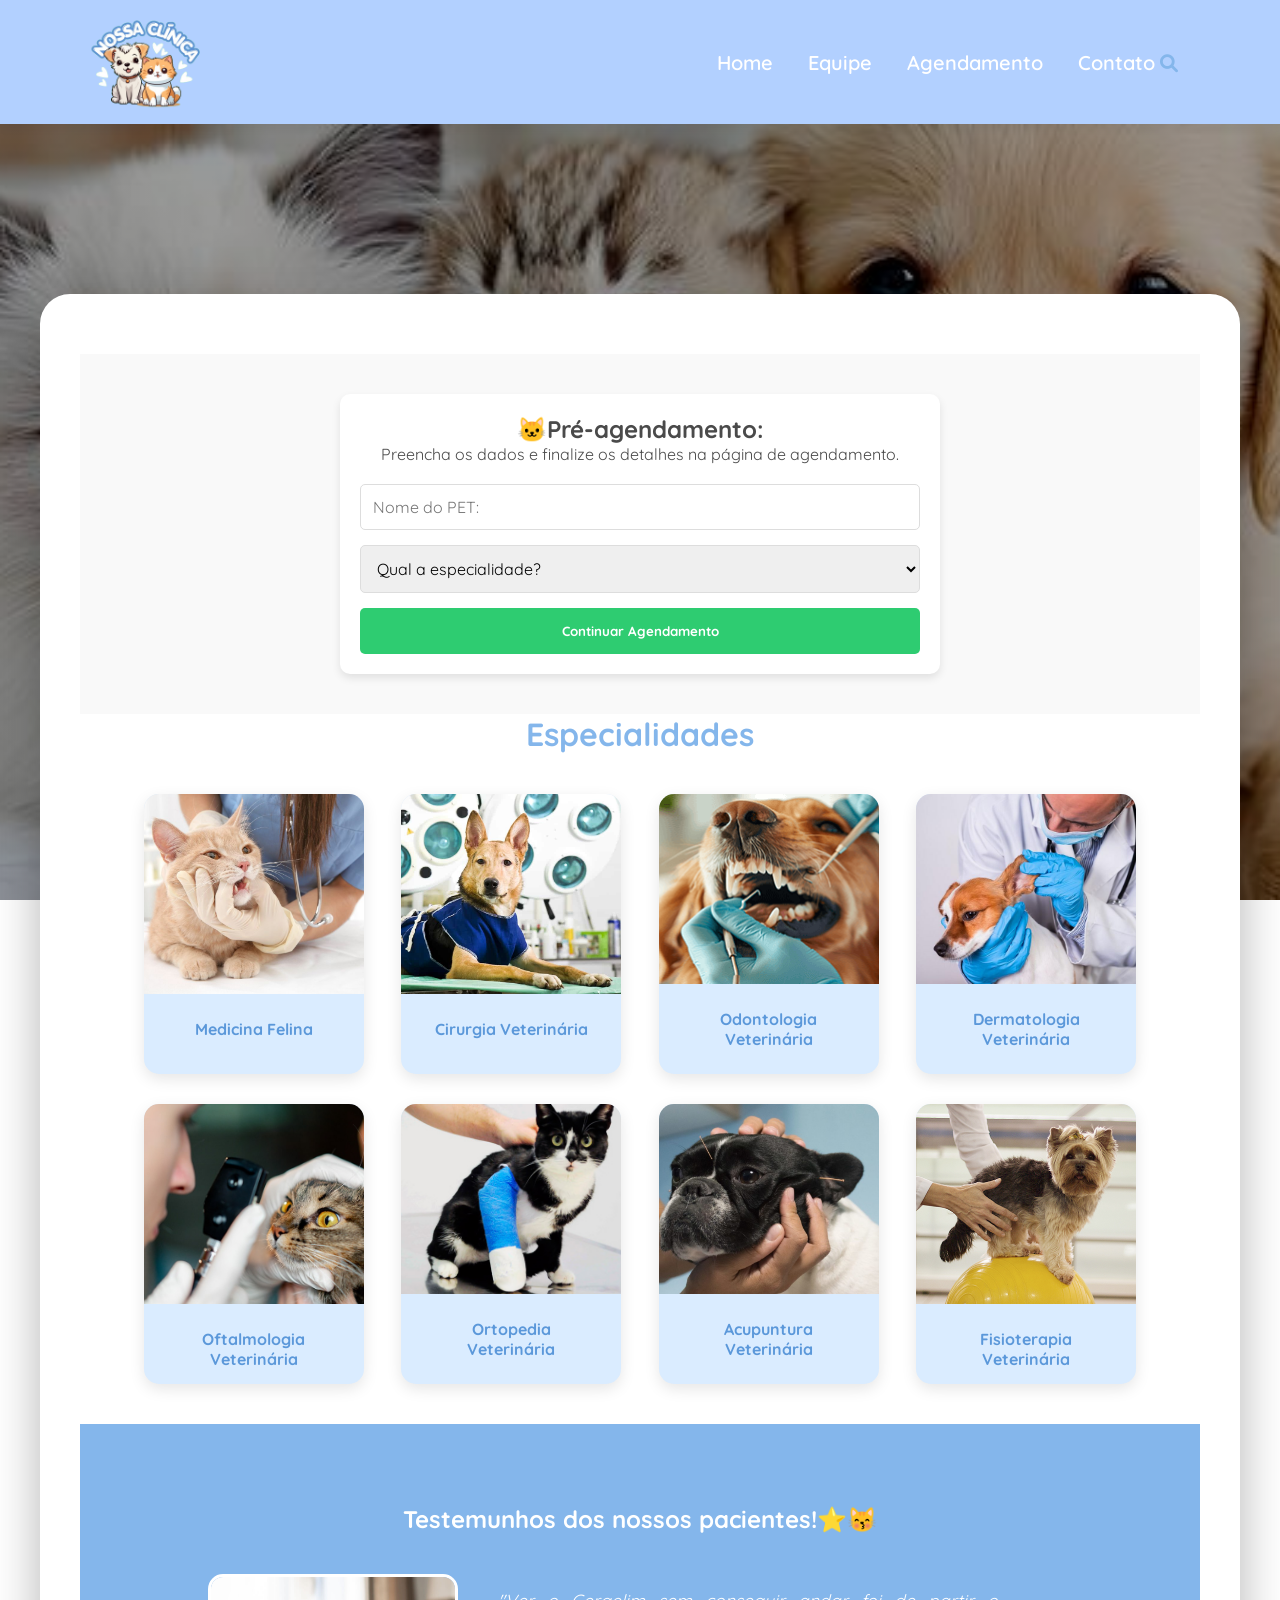
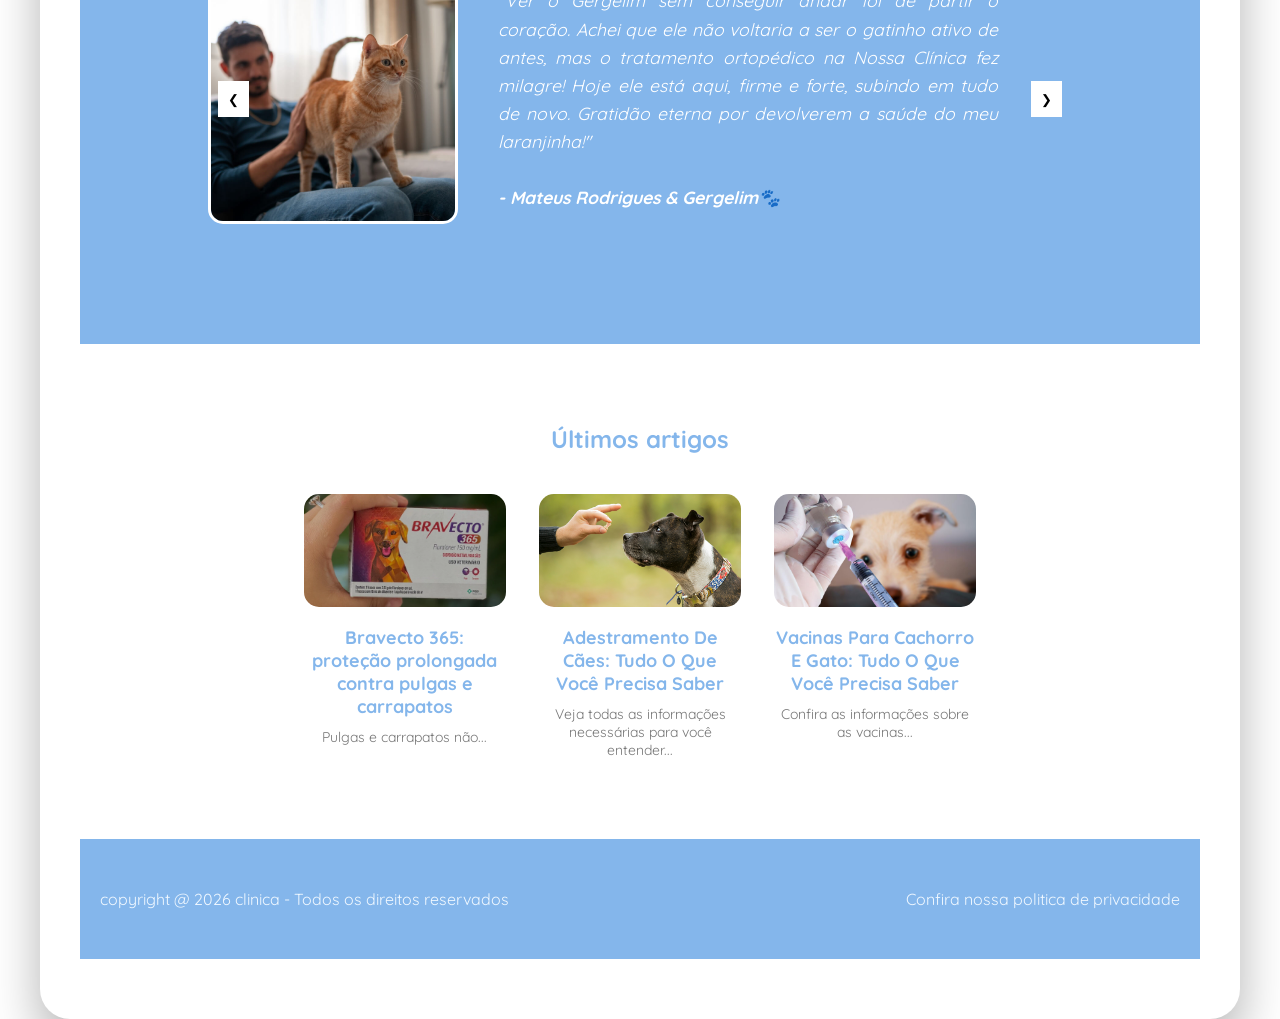
<file: index.html>
<!DOCTYPE html>
<html lang="pt-br">
<head>
<meta charset="UTF-8">

<link rel="stylesheet" href="https://cdnjs.cloudflare.com/ajax/libs/font-awesome/6.0.0/css/all.min.css">

<meta name="viewport" content="width=device-width, initial-scale=1.0">

<title>Nossa Clínica - Hospital Veterinário</title>
<link rel="icon" href="img/favicon.png" type="image/png">
<link rel="preconnect" href="https://fonts.googleapis.com">
<link rel="preconnect" href="https://fonts.gstatic.com" crossorigin>
<link href="https://fonts.googleapis.com/css2?family=Quicksand:wght@300..700&display=swap" rel="stylesheet">
<link rel="stylesheet" href="style.css">
</head>

<body>

<header>
    <a href="index.html" class="logo">
        <img src="img/logopet2.png" alt="Logo BlueVet">
    </a>
    <nav>
        <a href="index.html">Home</a>
        <a href="equipe.html">Equipe</a>
        <a href="agendamento.html">Agendamento</a>
        <a href="contatos.html">Contato<i class="fa-solid fa-magnifying-glass"></i></a>
    </nav>
</header>


    <main class="bg_fixed_hero">
        <div class="container_sobreposto">

    <section class="pre_agendamento">




        <div class="form_container">
            <h2>🐱Pré-agendamento:</h2>
            <p>Preencha os dados e finalize os detalhes na página de agendamento.</p>
            <form action="agendamento.html">
                <input type="text" placeholder="Nome do PET:" required>
                <select required>
                    <option value="" disabled selected>Qual a especialidade?</option>
                    <option value="felina">Medicina Felina</option>
                    <option value="cirurgia">Cirurgia</option>
                    <option value="odonto">Odontologia</option>
                    <option value="dermato">Dermatologia</option>
                </select>
                <button type="submit">Continuar Agendamento</button>
            </form>
        </div>
    </section>

    <div class = "titulos">
    <h1>Especialidades</h1>
    </div>
    
    <section class="especialidades">
    
    <div class="card">
        <img src="img/medfel.jpg">
        <p>Medicina Felina</p>
    </div>

    <div class="card">
        <img src="img/cirvet.jpg">
        <p>Cirurgia Veterinária</p>
    </div>

    <div class="card">
        <img src="img/odtvet.png">
        <p>Odontologia Veterinária</p>
    </div>

    <div class="card">
        <img src="img/dermtvet.jpg">
        <p>Dermatologia Veterinária</p>
    </div>

    <div class="card">
        <img src="img/oftvet.jpg">
        <p>Oftalmologia Veterinária</p>
    </div>

    <div class="card">
        <img src="img/ortvet.jpg">
        <p>Ortopedia Veterinária</p>
    </div>

    <div class="card">
        <img src="img/acvet.jpg">
        <p>Acupuntura Veterinária</p>
    </div>

    <div class="card">
        <img src="img/fvet.jpg">
        <p>Fisioterapia Veterinária</p>
    </div>

</section>

<section class="testemunhos">

    <h1>Testemunhos dos nossos pacientes!⭐😽</h1>

    <div class="carousel">

        <div class="slides">

            <div class="slide">
                <img src="img/matcat.jpg">
                <p>
                    "Ver o Gergelim sem conseguir andar foi de partir o coração. Achei que ele não voltaria a ser o gatinho ativo de antes, mas o tratamento ortopédico na Nossa Clínica fez milagre! Hoje ele está aqui, firme e forte, subindo em tudo de novo. Gratidão eterna por devolverem a saúde do meu laranjinha!"
                    <br><br><strong>- Mateus Rodrigues & Gergelim🐾</strong>
                </p>
            </div>

            <div class="slide">
                <img src="img/mariado.png">
                <p>
                    "Confio o Jojo de olhos fechados à equipe. Desde o primeiro atendimento, percebi que aqui eles amam o que fazem. O cuidado técnico é impecável, mas o acolhimento humano (e canino!) é o que realmente faz a diferença. Agradecemos e recomendamos. 🙂"
                    <br><br><strong>- Maria dos Santos & Jojo🐾</strong>
                </p>
            </div>

            <div class="slide">
                <img src="img/thicat2.jpg">
                <p>
                    "O Minato é o meu melhor amigo de todo o mundo! Eu fico muito feliz quando ele está bem para brincar comigo de ninja. O pessoal da clínica cuida muito bem dele e ele nem chora quando vai lá. Nota mil!!! 😁😹"
                    <br><br><strong>- Thiago Gabriel & Minato🐾</strong>
                </p>
            </div>

        </div>

        <button class="prev">❮</button>
        <button class="next">❯</button>

    </div>

</section>

<section class="blogs">

    <h1>Últimos artigos</h1>

    <div class="blog_container">

        <div class="blog_card">
            <a href="bravecto.html"><img src="img/bravecto.jpg">
            <h3>Bravecto 365: proteção prolongada contra pulgas e carrapatos</h3>
            <p>Pulgas e carrapatos não...</p></a>
        </div>

        <div class="blog_card">
            <a href="adestramento.html"><img src="img/ades.png">
            <h3>Adestramento De Cães: Tudo O Que Você Precisa Saber</h3>
            <p>Veja todas as informações necessárias para você entender...</p></a>
        </div>

        <div class="blog_card">
            <a href="vacinas.html"><img src="img/vac.jpg">
            <h3>Vacinas Para Cachorro E Gato: Tudo O Que Você Precisa Saber</h3>
            <p>Confira as informações sobre as vacinas...</p></a>
        </div>

    </div>

</section>

    <div class="footer">
        <p>copyright @ 2026 clinica - Todos os direitos reservados</p>
        <a href="privacidade.html"> <p>Confira nossa politica de privacidade</p> </a>
    </div>

<script src="script.js"></script>

</body>
</html>
</file>
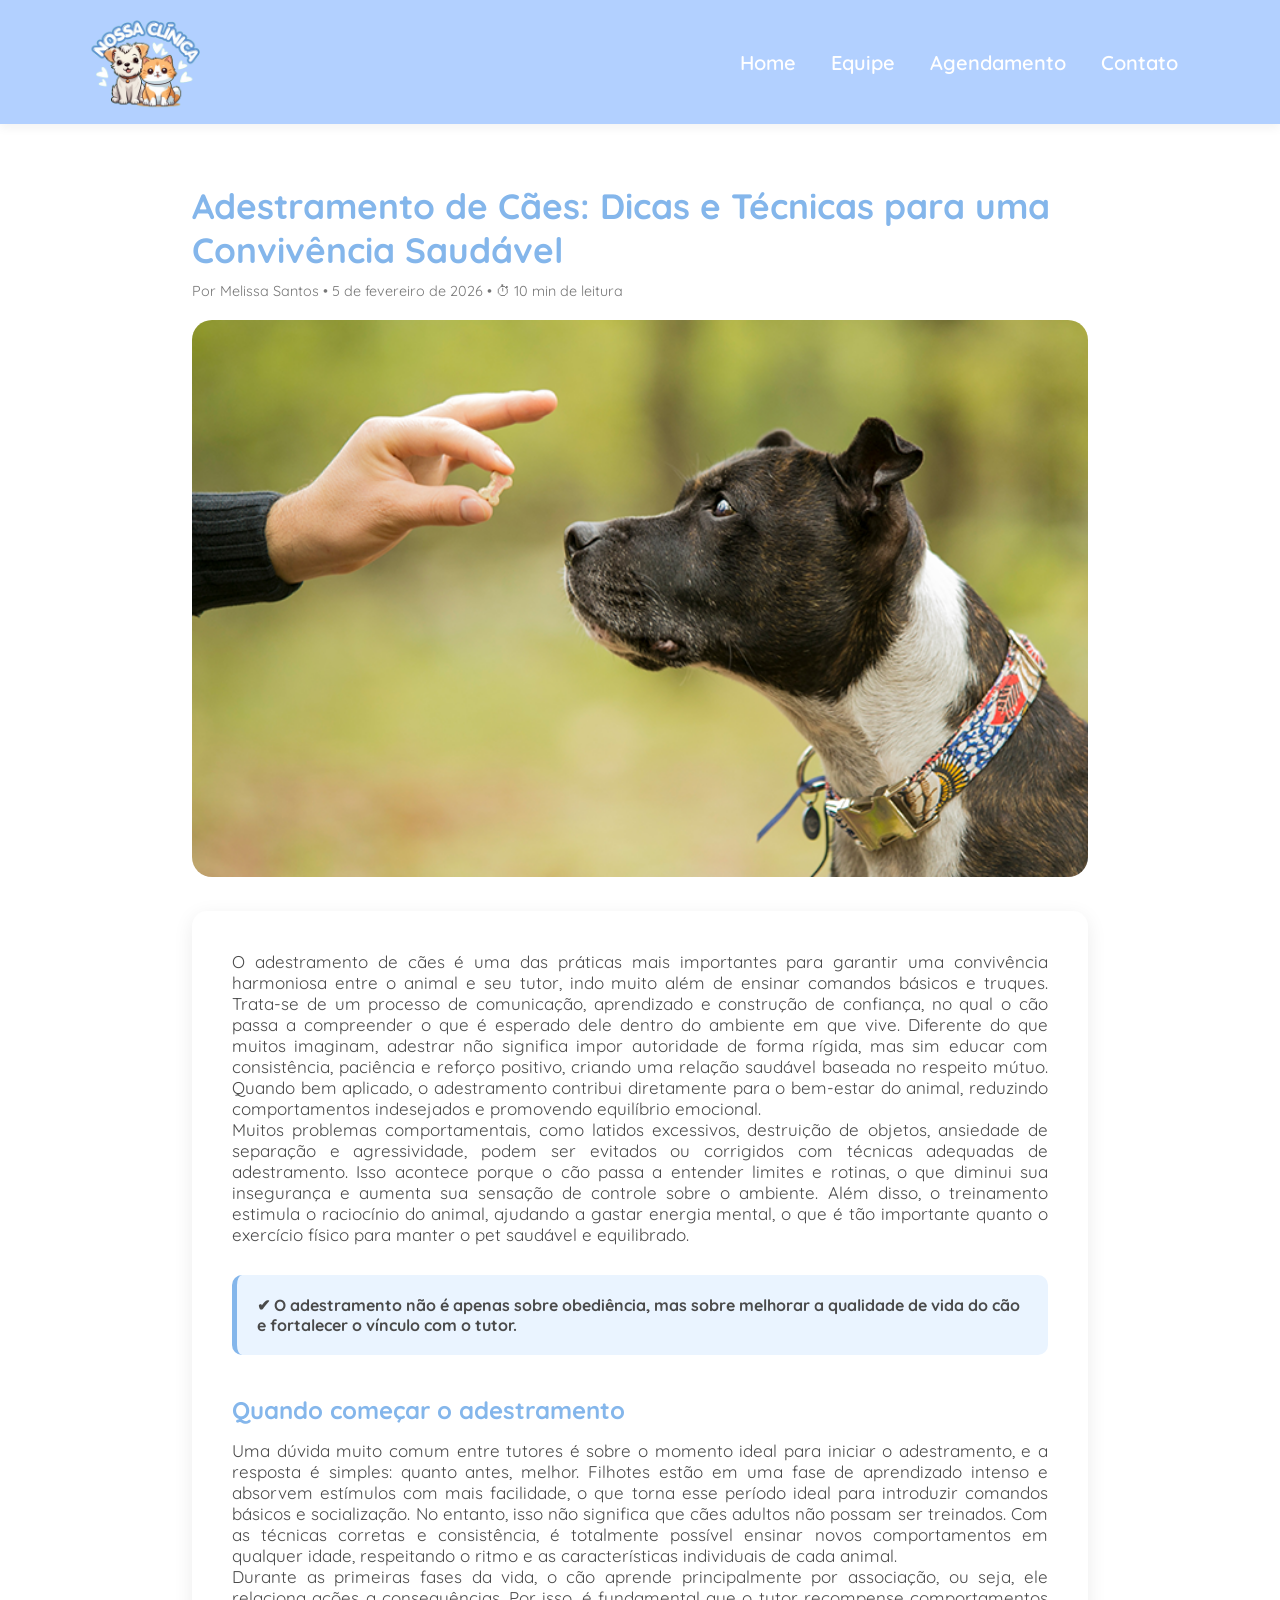
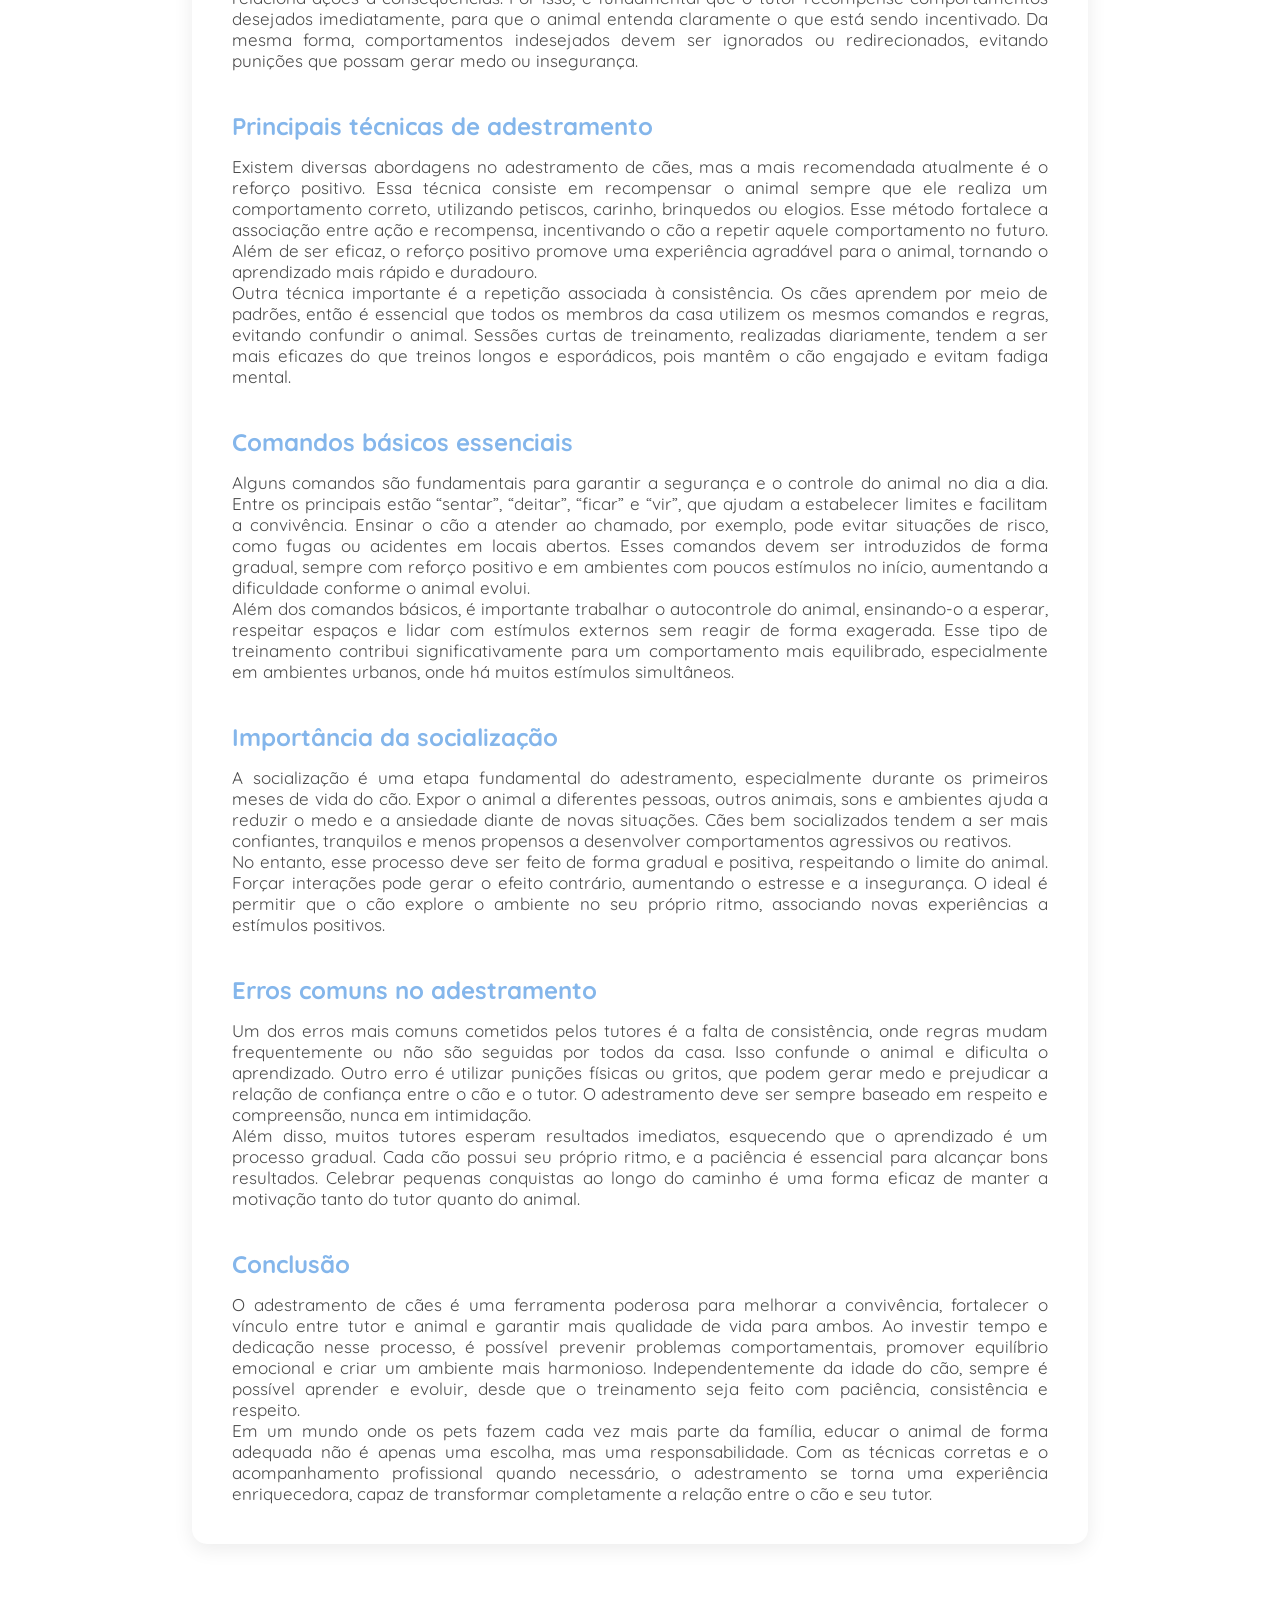
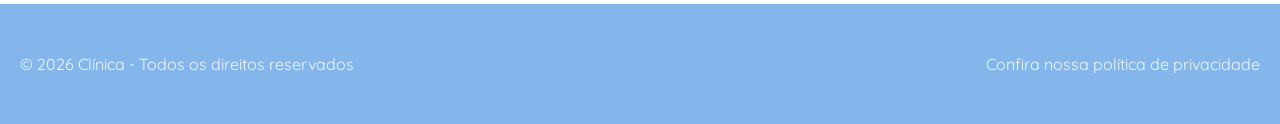
<file: adestramento.html>
<!DOCTYPE html>
<html lang="pt-br">
<head>
<meta charset="UTF-8">
<meta name="viewport" content="width=device-width, initial-scale=1.0">

<title>Nossa Clínica - Hospital Veterinário</title>
<link rel="icon" href="img/favicon.png" type="image/png">
<link rel="preconnect" href="https://fonts.googleapis.com">
<link rel="preconnect" href="https://fonts.gstatic.com" crossorigin>
<link href="https://fonts.googleapis.com/css2?family=Quicksand:wght@300..700&display=swap" rel="stylesheet">
<link rel="stylesheet" href="style.css">
</head>

<header>
    <a href="index.html" class="logo">
        <img src="img/logopet2.png" alt="Logo BlueVet">
    </a>
    <nav>
        <a href="index.html">Home</a>
        <a href="equipe.html">Equipe</a>
        <a href="agendamento.html">Agendamento</a>
        <a href="contatos.html">Contato</a>
    </nav>
</header>

<body>

<main class="blog">

    <section class="blog_header">
        <h1>Adestramento de Cães: Dicas e Técnicas para uma Convivência Saudável</h1>
        <p class="blog_meta">Por Melissa Santos • 5 de fevereiro de 2026 • ⏱ 10 min de leitura</p>
        <img src="img/ades.png" alt="adestramento">
    </section>

<section class="blog_content">

    <p>
        O adestramento de cães é uma das práticas mais importantes para garantir uma convivência harmoniosa entre o animal e seu tutor, indo muito além de ensinar comandos básicos e truques. Trata-se de um processo de comunicação, aprendizado e construção de confiança, no qual o cão passa a compreender o que é esperado dele dentro do ambiente em que vive. Diferente do que muitos imaginam, adestrar não significa impor autoridade de forma rígida, mas sim educar com consistência, paciência e reforço positivo, criando uma relação saudável baseada no respeito mútuo. Quando bem aplicado, o adestramento contribui diretamente para o bem-estar do animal, reduzindo comportamentos indesejados e promovendo equilíbrio emocional.
    </p>

    <p>
        Muitos problemas comportamentais, como latidos excessivos, destruição de objetos, ansiedade de separação e agressividade, podem ser evitados ou corrigidos com técnicas adequadas de adestramento. Isso acontece porque o cão passa a entender limites e rotinas, o que diminui sua insegurança e aumenta sua sensação de controle sobre o ambiente. Além disso, o treinamento estimula o raciocínio do animal, ajudando a gastar energia mental, o que é tão importante quanto o exercício físico para manter o pet saudável e equilibrado.
    </p>

    <div class="highlight">
        ✔ O adestramento não é apenas sobre obediência, mas sobre melhorar a qualidade de vida do cão e fortalecer o vínculo com o tutor.
    </div>

    <h2>Quando começar o adestramento</h2>
    <p>
        Uma dúvida muito comum entre tutores é sobre o momento ideal para iniciar o adestramento, e a resposta é simples: quanto antes, melhor. Filhotes estão em uma fase de aprendizado intenso e absorvem estímulos com mais facilidade, o que torna esse período ideal para introduzir comandos básicos e socialização. No entanto, isso não significa que cães adultos não possam ser treinados. Com as técnicas corretas e consistência, é totalmente possível ensinar novos comportamentos em qualquer idade, respeitando o ritmo e as características individuais de cada animal.
    </p>

    <p>
        Durante as primeiras fases da vida, o cão aprende principalmente por associação, ou seja, ele relaciona ações a consequências. Por isso, é fundamental que o tutor recompense comportamentos desejados imediatamente, para que o animal entenda claramente o que está sendo incentivado. Da mesma forma, comportamentos indesejados devem ser ignorados ou redirecionados, evitando punições que possam gerar medo ou insegurança.
    </p>

    <h2>Principais técnicas de adestramento</h2>
    <p>
        Existem diversas abordagens no adestramento de cães, mas a mais recomendada atualmente é o reforço positivo. Essa técnica consiste em recompensar o animal sempre que ele realiza um comportamento correto, utilizando petiscos, carinho, brinquedos ou elogios. Esse método fortalece a associação entre ação e recompensa, incentivando o cão a repetir aquele comportamento no futuro. Além de ser eficaz, o reforço positivo promove uma experiência agradável para o animal, tornando o aprendizado mais rápido e duradouro.
    </p>

    <p>
        Outra técnica importante é a repetição associada à consistência. Os cães aprendem por meio de padrões, então é essencial que todos os membros da casa utilizem os mesmos comandos e regras, evitando confundir o animal. Sessões curtas de treinamento, realizadas diariamente, tendem a ser mais eficazes do que treinos longos e esporádicos, pois mantêm o cão engajado e evitam fadiga mental.
    </p>

    <h2>Comandos básicos essenciais</h2>
    <p>
        Alguns comandos são fundamentais para garantir a segurança e o controle do animal no dia a dia. Entre os principais estão “sentar”, “deitar”, “ficar” e “vir”, que ajudam a estabelecer limites e facilitam a convivência. Ensinar o cão a atender ao chamado, por exemplo, pode evitar situações de risco, como fugas ou acidentes em locais abertos. Esses comandos devem ser introduzidos de forma gradual, sempre com reforço positivo e em ambientes com poucos estímulos no início, aumentando a dificuldade conforme o animal evolui.
    </p>

    <p>
        Além dos comandos básicos, é importante trabalhar o autocontrole do animal, ensinando-o a esperar, respeitar espaços e lidar com estímulos externos sem reagir de forma exagerada. Esse tipo de treinamento contribui significativamente para um comportamento mais equilibrado, especialmente em ambientes urbanos, onde há muitos estímulos simultâneos.
    </p>

    <h2>Importância da socialização</h2>
    <p>
        A socialização é uma etapa fundamental do adestramento, especialmente durante os primeiros meses de vida do cão. Expor o animal a diferentes pessoas, outros animais, sons e ambientes ajuda a reduzir o medo e a ansiedade diante de novas situações. Cães bem socializados tendem a ser mais confiantes, tranquilos e menos propensos a desenvolver comportamentos agressivos ou reativos.
    </p>

    <p>
        No entanto, esse processo deve ser feito de forma gradual e positiva, respeitando o limite do animal. Forçar interações pode gerar o efeito contrário, aumentando o estresse e a insegurança. O ideal é permitir que o cão explore o ambiente no seu próprio ritmo, associando novas experiências a estímulos positivos.
    </p>

    <h2>Erros comuns no adestramento</h2>
    <p>
        Um dos erros mais comuns cometidos pelos tutores é a falta de consistência, onde regras mudam frequentemente ou não são seguidas por todos da casa. Isso confunde o animal e dificulta o aprendizado. Outro erro é utilizar punições físicas ou gritos, que podem gerar medo e prejudicar a relação de confiança entre o cão e o tutor. O adestramento deve ser sempre baseado em respeito e compreensão, nunca em intimidação.
    </p>

    <p>
        Além disso, muitos tutores esperam resultados imediatos, esquecendo que o aprendizado é um processo gradual. Cada cão possui seu próprio ritmo, e a paciência é essencial para alcançar bons resultados. Celebrar pequenas conquistas ao longo do caminho é uma forma eficaz de manter a motivação tanto do tutor quanto do animal.
    </p>

    <h2>Conclusão</h2>
    <p>
        O adestramento de cães é uma ferramenta poderosa para melhorar a convivência, fortalecer o vínculo entre tutor e animal e garantir mais qualidade de vida para ambos. Ao investir tempo e dedicação nesse processo, é possível prevenir problemas comportamentais, promover equilíbrio emocional e criar um ambiente mais harmonioso. Independentemente da idade do cão, sempre é possível aprender e evoluir, desde que o treinamento seja feito com paciência, consistência e respeito.
    </p>

    <p>
        Em um mundo onde os pets fazem cada vez mais parte da família, educar o animal de forma adequada não é apenas uma escolha, mas uma responsabilidade. Com as técnicas corretas e o acompanhamento profissional quando necessário, o adestramento se torna uma experiência enriquecedora, capaz de transformar completamente a relação entre o cão e seu tutor.
    </p>

</section>

</main>

<div class="footer">
    <p>© 2026 Clínica - Todos os direitos reservados</p>
    <a href="privacidade.html"><p>Confira nossa política de privacidade</p></a>
</div>

</body>
</html>
</file>
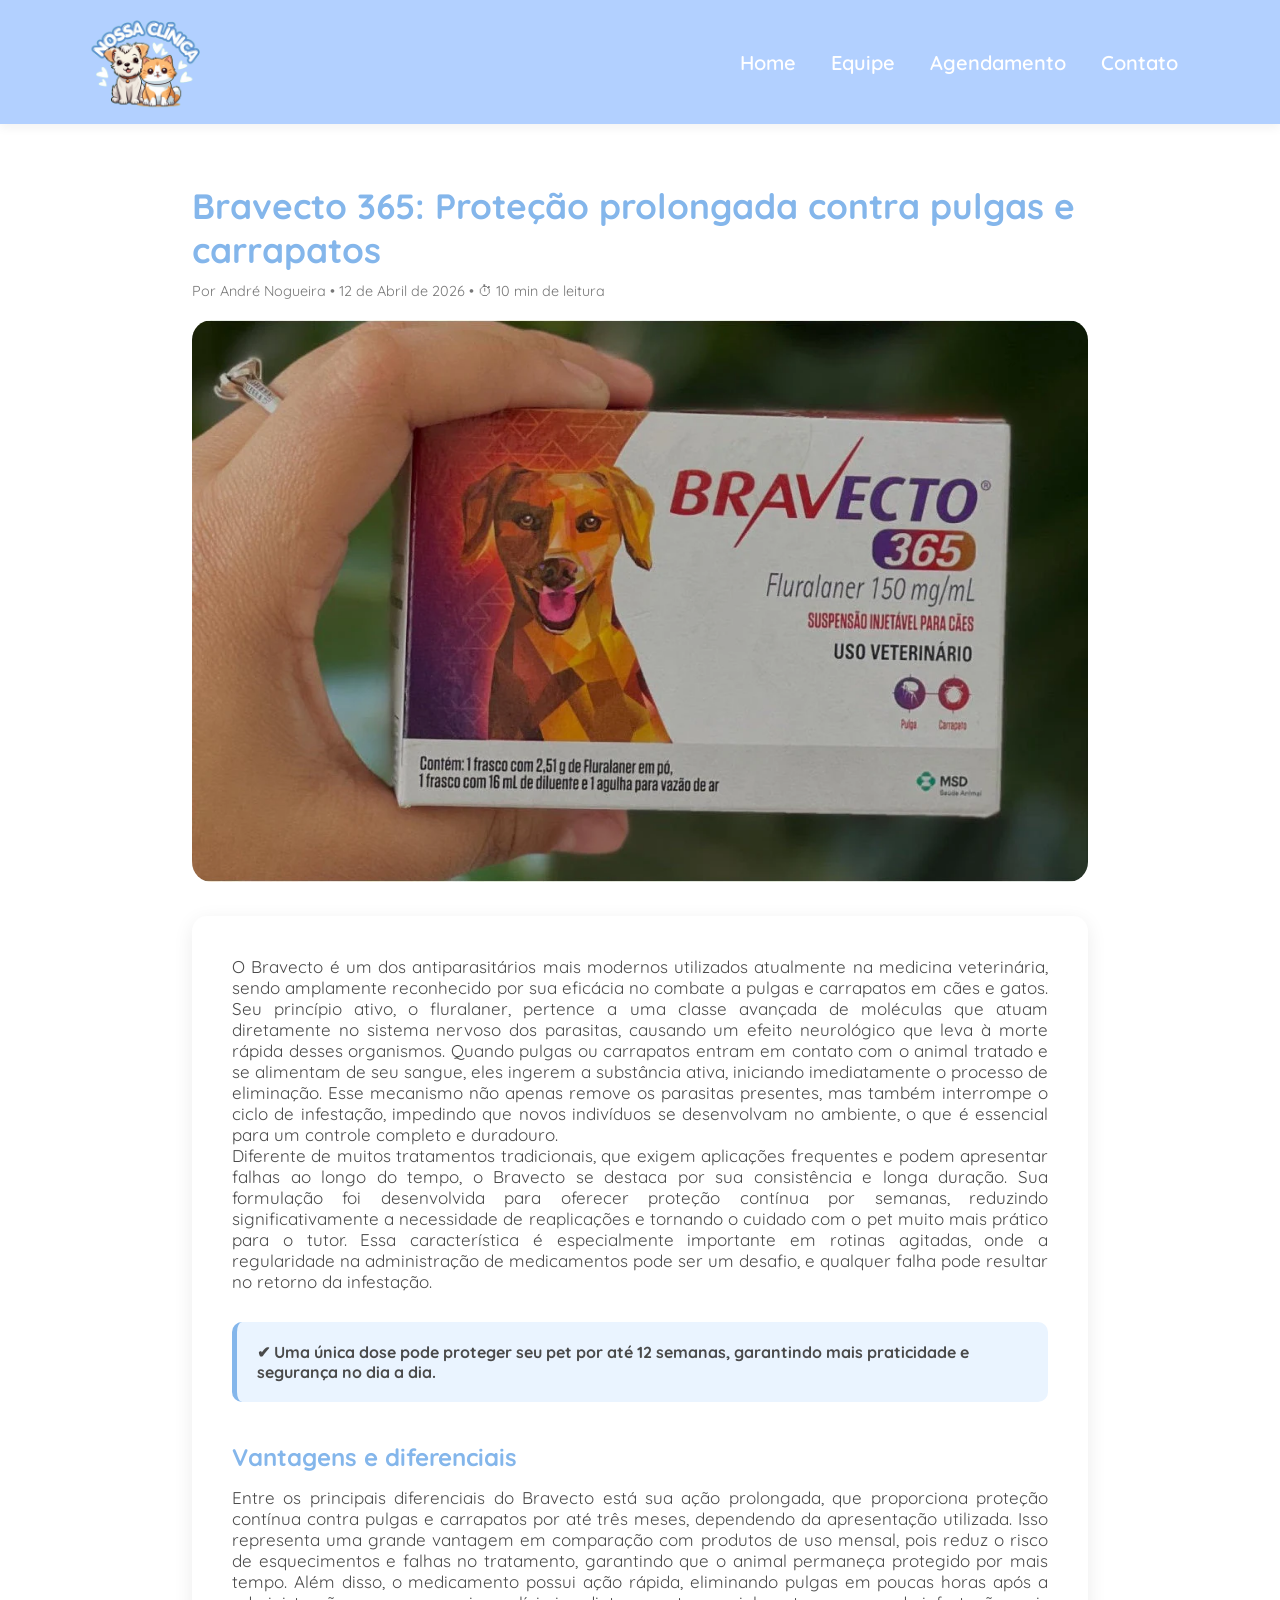
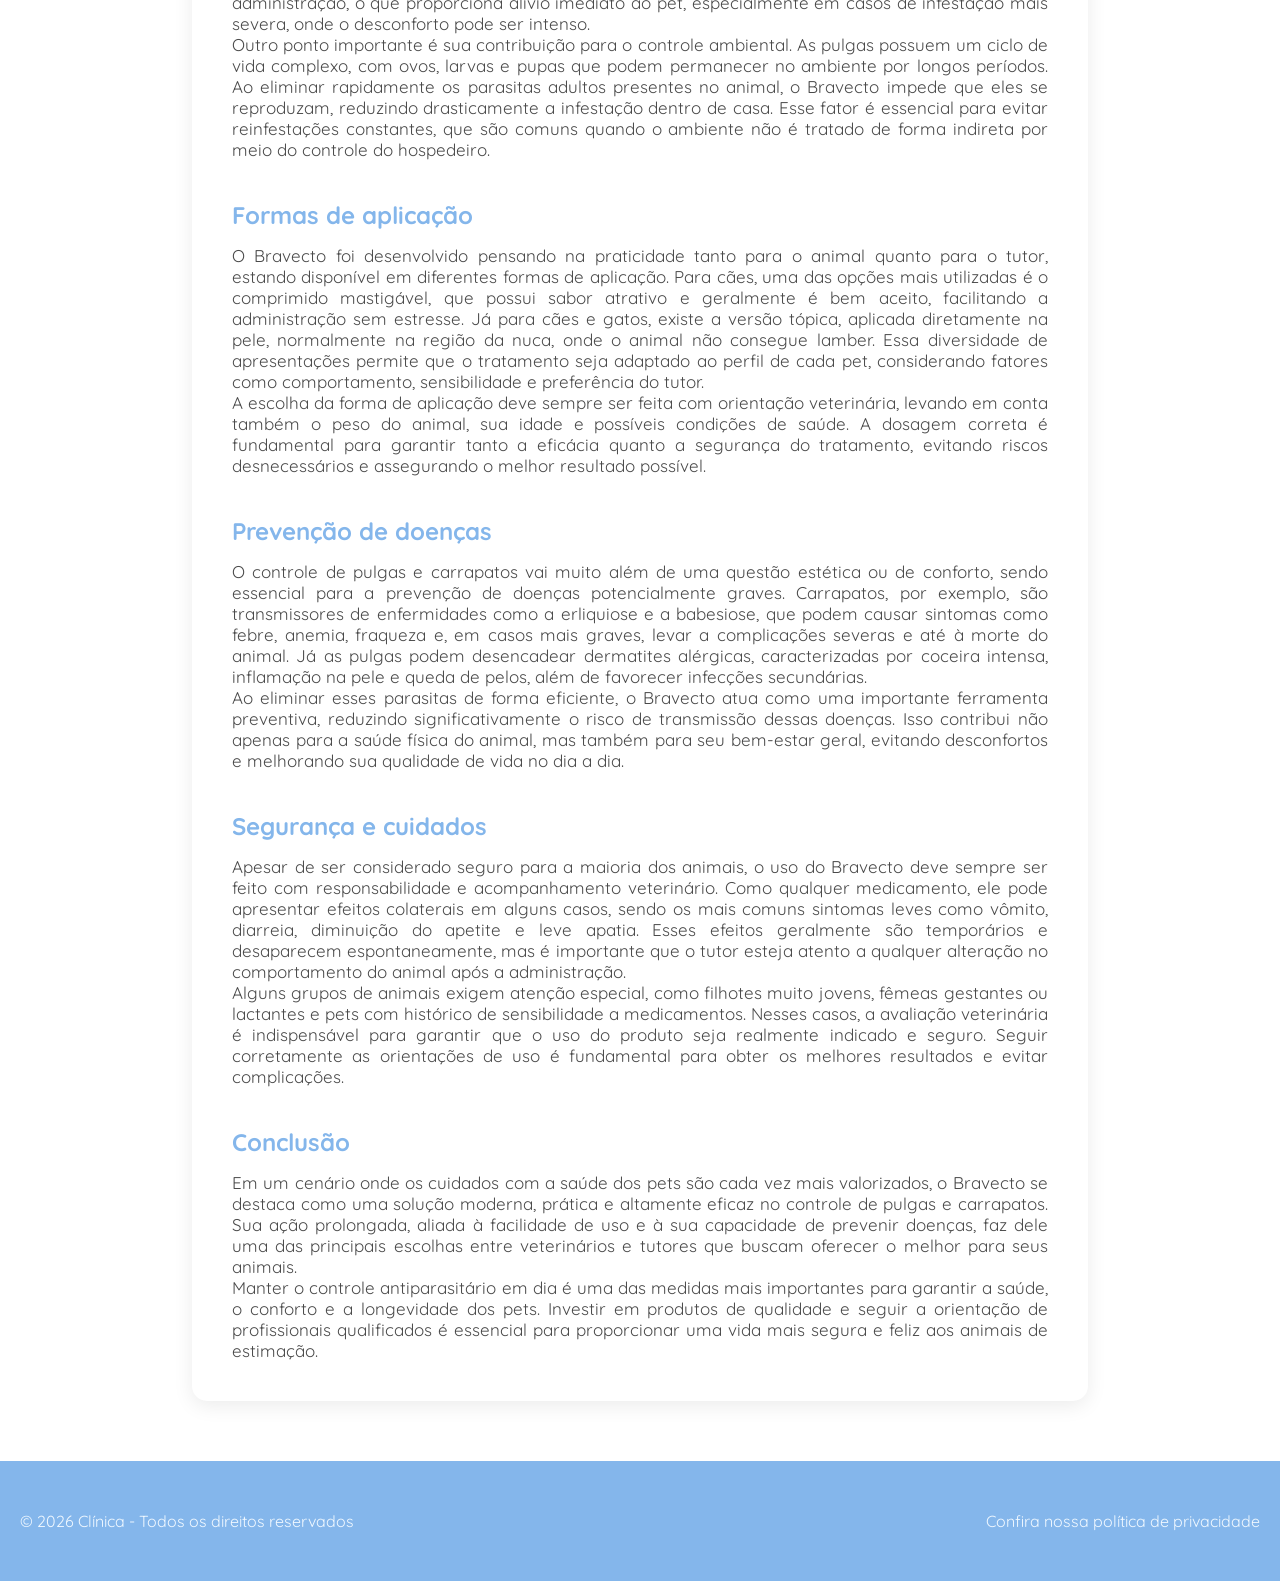
<file: bravecto.html>
<!DOCTYPE html>
<html lang="pt-br">
<head>
<meta charset="UTF-8">
<meta name="viewport" content="width=device-width, initial-scale=1.0">

<title>Nossa Clínica - Hospital Veterinário</title>
<link rel="icon" href="img/favicon.png" type="image/png">
<link rel="preconnect" href="https://fonts.googleapis.com">
<link rel="preconnect" href="https://fonts.gstatic.com" crossorigin>
<link href="https://fonts.googleapis.com/css2?family=Quicksand:wght@300..700&display=swap" rel="stylesheet">
<link rel="stylesheet" href="style.css">
</head>

<body>

<header>
    <a href="index.html" class="logo">
        <img src="img/logopet2.png" alt="Logo BlueVet">
    </a>
    <nav>
        <a href="index.html">Home</a>
        <a href="equipe.html">Equipe</a>
        <a href="agendamento.html">Agendamento</a>
        <a href="contatos.html">Contato</a>
    </nav>
</header>

<main class="blog">

    <section class="blog_header">
        <h1>Bravecto 365: Proteção prolongada contra pulgas e carrapatos</h1>
        <p class="blog_meta">Por André Nogueira • 12 de Abril de 2026 • ⏱ 10 min de leitura</p>
        <img src="img/bravecto.jpg" alt="bravecto">
    </section>

    <section class="blog_content">

    <p>
        O Bravecto é um dos antiparasitários mais modernos utilizados atualmente na medicina veterinária, sendo amplamente reconhecido por sua eficácia no combate a pulgas e carrapatos em cães e gatos. Seu princípio ativo, o fluralaner, pertence a uma classe avançada de moléculas que atuam diretamente no sistema nervoso dos parasitas, causando um efeito neurológico que leva à morte rápida desses organismos. Quando pulgas ou carrapatos entram em contato com o animal tratado e se alimentam de seu sangue, eles ingerem a substância ativa, iniciando imediatamente o processo de eliminação. Esse mecanismo não apenas remove os parasitas presentes, mas também interrompe o ciclo de infestação, impedindo que novos indivíduos se desenvolvam no ambiente, o que é essencial para um controle completo e duradouro.
    </p>

    <p>
        Diferente de muitos tratamentos tradicionais, que exigem aplicações frequentes e podem apresentar falhas ao longo do tempo, o Bravecto se destaca por sua consistência e longa duração. Sua formulação foi desenvolvida para oferecer proteção contínua por semanas, reduzindo significativamente a necessidade de reaplicações e tornando o cuidado com o pet muito mais prático para o tutor. Essa característica é especialmente importante em rotinas agitadas, onde a regularidade na administração de medicamentos pode ser um desafio, e qualquer falha pode resultar no retorno da infestação.
    </p>

    <div class="highlight">
        ✔ Uma única dose pode proteger seu pet por até 12 semanas, garantindo mais praticidade e segurança no dia a dia.
    </div>

    <h2>Vantagens e diferenciais</h2>
    <p>
        Entre os principais diferenciais do Bravecto está sua ação prolongada, que proporciona proteção contínua contra pulgas e carrapatos por até três meses, dependendo da apresentação utilizada. Isso representa uma grande vantagem em comparação com produtos de uso mensal, pois reduz o risco de esquecimentos e falhas no tratamento, garantindo que o animal permaneça protegido por mais tempo. Além disso, o medicamento possui ação rápida, eliminando pulgas em poucas horas após a administração, o que proporciona alívio imediato ao pet, especialmente em casos de infestação mais severa, onde o desconforto pode ser intenso.
    </p>

    <p>
        Outro ponto importante é sua contribuição para o controle ambiental. As pulgas possuem um ciclo de vida complexo, com ovos, larvas e pupas que podem permanecer no ambiente por longos períodos. Ao eliminar rapidamente os parasitas adultos presentes no animal, o Bravecto impede que eles se reproduzam, reduzindo drasticamente a infestação dentro de casa. Esse fator é essencial para evitar reinfestações constantes, que são comuns quando o ambiente não é tratado de forma indireta por meio do controle do hospedeiro.
    </p>

    <h2>Formas de aplicação</h2>
    <p>
        O Bravecto foi desenvolvido pensando na praticidade tanto para o animal quanto para o tutor, estando disponível em diferentes formas de aplicação. Para cães, uma das opções mais utilizadas é o comprimido mastigável, que possui sabor atrativo e geralmente é bem aceito, facilitando a administração sem estresse. Já para cães e gatos, existe a versão tópica, aplicada diretamente na pele, normalmente na região da nuca, onde o animal não consegue lamber. Essa diversidade de apresentações permite que o tratamento seja adaptado ao perfil de cada pet, considerando fatores como comportamento, sensibilidade e preferência do tutor.
    </p>

    <p>
        A escolha da forma de aplicação deve sempre ser feita com orientação veterinária, levando em conta também o peso do animal, sua idade e possíveis condições de saúde. A dosagem correta é fundamental para garantir tanto a eficácia quanto a segurança do tratamento, evitando riscos desnecessários e assegurando o melhor resultado possível.
    </p>

    <h2>Prevenção de doenças</h2>
    <p>
        O controle de pulgas e carrapatos vai muito além de uma questão estética ou de conforto, sendo essencial para a prevenção de doenças potencialmente graves. Carrapatos, por exemplo, são transmissores de enfermidades como a erliquiose e a babesiose, que podem causar sintomas como febre, anemia, fraqueza e, em casos mais graves, levar a complicações severas e até à morte do animal. Já as pulgas podem desencadear dermatites alérgicas, caracterizadas por coceira intensa, inflamação na pele e queda de pelos, além de favorecer infecções secundárias.
    </p>

    <p>
        Ao eliminar esses parasitas de forma eficiente, o Bravecto atua como uma importante ferramenta preventiva, reduzindo significativamente o risco de transmissão dessas doenças. Isso contribui não apenas para a saúde física do animal, mas também para seu bem-estar geral, evitando desconfortos e melhorando sua qualidade de vida no dia a dia.
    </p>

    <h2>Segurança e cuidados</h2>
    <p>
        Apesar de ser considerado seguro para a maioria dos animais, o uso do Bravecto deve sempre ser feito com responsabilidade e acompanhamento veterinário. Como qualquer medicamento, ele pode apresentar efeitos colaterais em alguns casos, sendo os mais comuns sintomas leves como vômito, diarreia, diminuição do apetite e leve apatia. Esses efeitos geralmente são temporários e desaparecem espontaneamente, mas é importante que o tutor esteja atento a qualquer alteração no comportamento do animal após a administração.
    </p>

    <p>
        Alguns grupos de animais exigem atenção especial, como filhotes muito jovens, fêmeas gestantes ou lactantes e pets com histórico de sensibilidade a medicamentos. Nesses casos, a avaliação veterinária é indispensável para garantir que o uso do produto seja realmente indicado e seguro. Seguir corretamente as orientações de uso é fundamental para obter os melhores resultados e evitar complicações.
    </p>

    <h2>Conclusão</h2>
    <p>
        Em um cenário onde os cuidados com a saúde dos pets são cada vez mais valorizados, o Bravecto se destaca como uma solução moderna, prática e altamente eficaz no controle de pulgas e carrapatos. Sua ação prolongada, aliada à facilidade de uso e à sua capacidade de prevenir doenças, faz dele uma das principais escolhas entre veterinários e tutores que buscam oferecer o melhor para seus animais.
    </p>

    <p>
        Manter o controle antiparasitário em dia é uma das medidas mais importantes para garantir a saúde, o conforto e a longevidade dos pets. Investir em produtos de qualidade e seguir a orientação de profissionais qualificados é essencial para proporcionar uma vida mais segura e feliz aos animais de estimação.
    </p>

</section>

</main>

<div class="footer">
    <p>© 2026 Clínica - Todos os direitos reservados</p>
    <a href="privacidade.html"><p>Confira nossa política de privacidade</p></a>
</div>

</body>
</html>
</file>
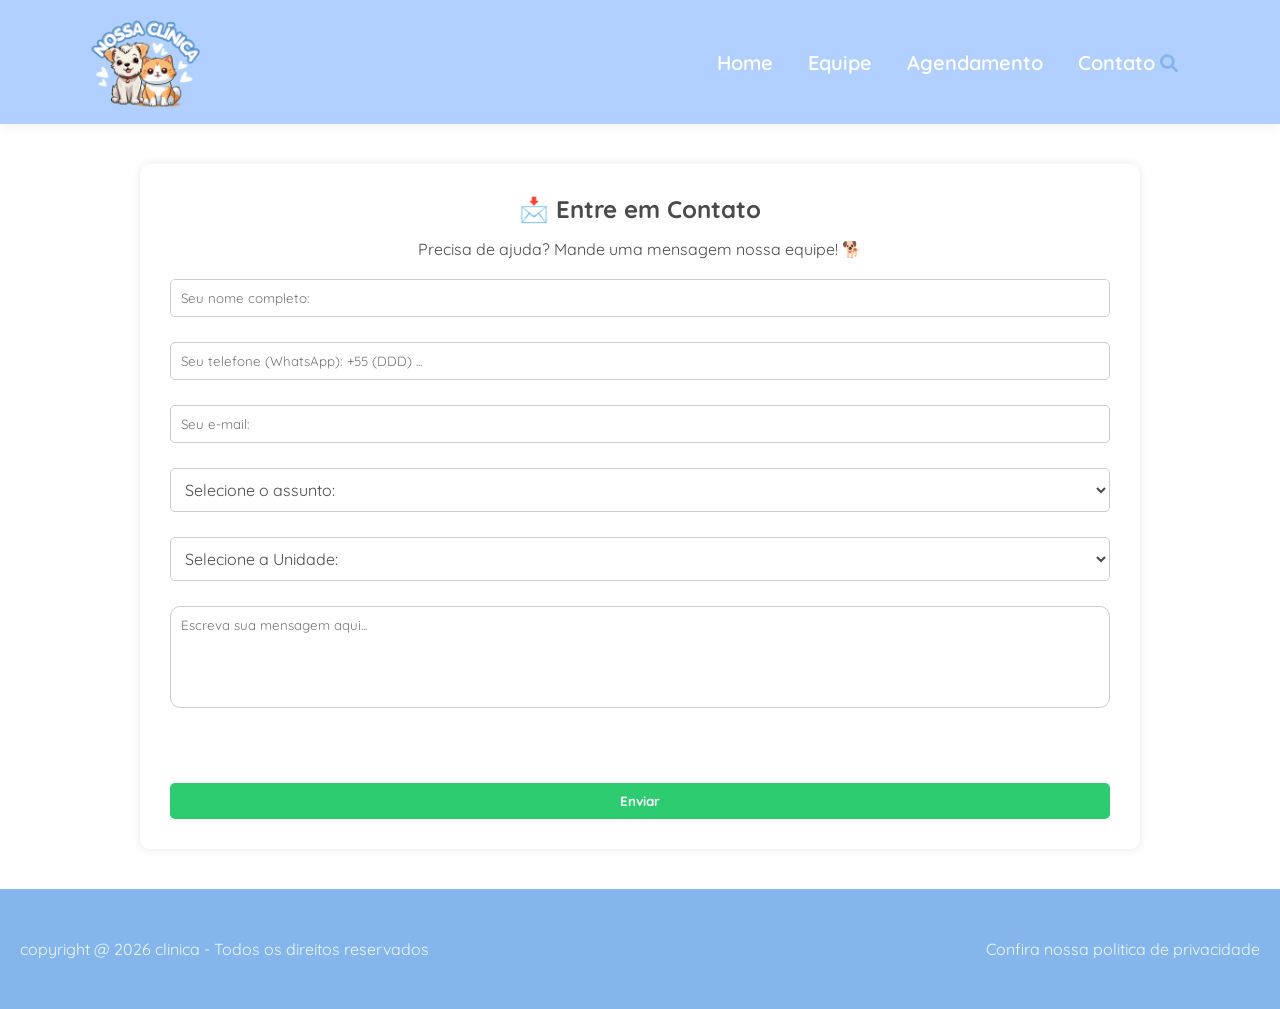
<file: contatos.html>
<!DOCTYPE html>
<html lang="pt-br">
<head>
<meta charset="UTF-8">

<link rel="stylesheet" href="https://cdnjs.cloudflare.com/ajax/libs/font-awesome/6.0.0/css/all.min.css">

<meta name="viewport" content="width=device-width, initial-scale=1.0">
<link href="https://fonts.googleapis.com/css2?family=Quicksand:wght@400;600;700&display=swap" rel="stylesheet">

<title>Nossa Clínica - Hospital Veterinário</title>
<link rel="icon" href="img/favicon.png" type="image/png">
<link rel="preconnect" href="https://fonts.googleapis.com">
<link rel="preconnect" href="https://fonts.gstatic.com" crossorigin>
<link href="https://fonts.googleapis.com/css2?family=Quicksand:wght@300..700&display=swap" rel="stylesheet">
<link rel="stylesheet" href="style.css">
</head>

<body>

<header>
    <a href="index.html" class="logo">
        <img src="img/logopet2.png" alt="Logo BlueVet">
    </a>
    <nav>
        <a href="index.html">Home</a>
        <a href="equipe.html">Equipe</a>
        <a href="agendamento.html">Agendamento</a>
        <a href="contatos.html">Contato<i class="fa-solid fa-magnifying-glass"></i></a>
    </nav>
</header>

<main class="wrapper-contatos">
    <section class="form-container">
        <h2>📩 Entre em Contato</h2>
        <p style="text-align: center; margin-bottom: 20px;">Precisa de ajuda? Mande uma mensagem nossa equipe! 🐕</p>

        <form id="form-contato">
            <div class="formulario_vertical">
                <input type="text" name="nome" placeholder="Seu nome completo:" required>
                
                <input type="tel" name="telefone" placeholder="Seu telefone (WhatsApp): +55 (DDD) ...">
                
                <input type="email" name="email" placeholder="Seu e-mail:" required>

                <select name="assunto" class="select_custom">
                    <option value="" disabled selected>Selecione o assunto:</option>
                    <option value="duvidas">Duvidas</option>
                    <option value="ajuda">Ajuda</option>
                    <option value="ouvidoria">Ouvidoria</option>
                    <option value="compras">Compras</option>
                </select>

                <select name="unidade" class="select_custom">
                    <option value="" disabled selected>Selecione a Unidade:</option>
                    <option value="matriz">Unidade Matriz (Centro Mossoró)</option>
                    <option value="norte">Unidade Secundária (Zona Norte Mossoró)</option>
                </select>

                <textarea name="mensagem" placeholder="Escreva sua mensagem aqui..." rows="5" 
                    style="width: 100%; padding: 10px; border-radius: 10px; border: 1px solid #ccc; margin-bottom: 10px; font-family: 'Quicksand', sans-serif; resize: none; outline: none;"></textarea>

                <button type="submit">Enviar</button>
            </div>
        </form>
    </section>
</main>
    
    <div class="footer">
        <p>copyright @ 2026 clinica - Todos os direitos reservados</p>
        <a href="privacidade.html"> <p>Confira nossa politica de privacidade</p> </a>
    </div>

</body>
</html>
</file>
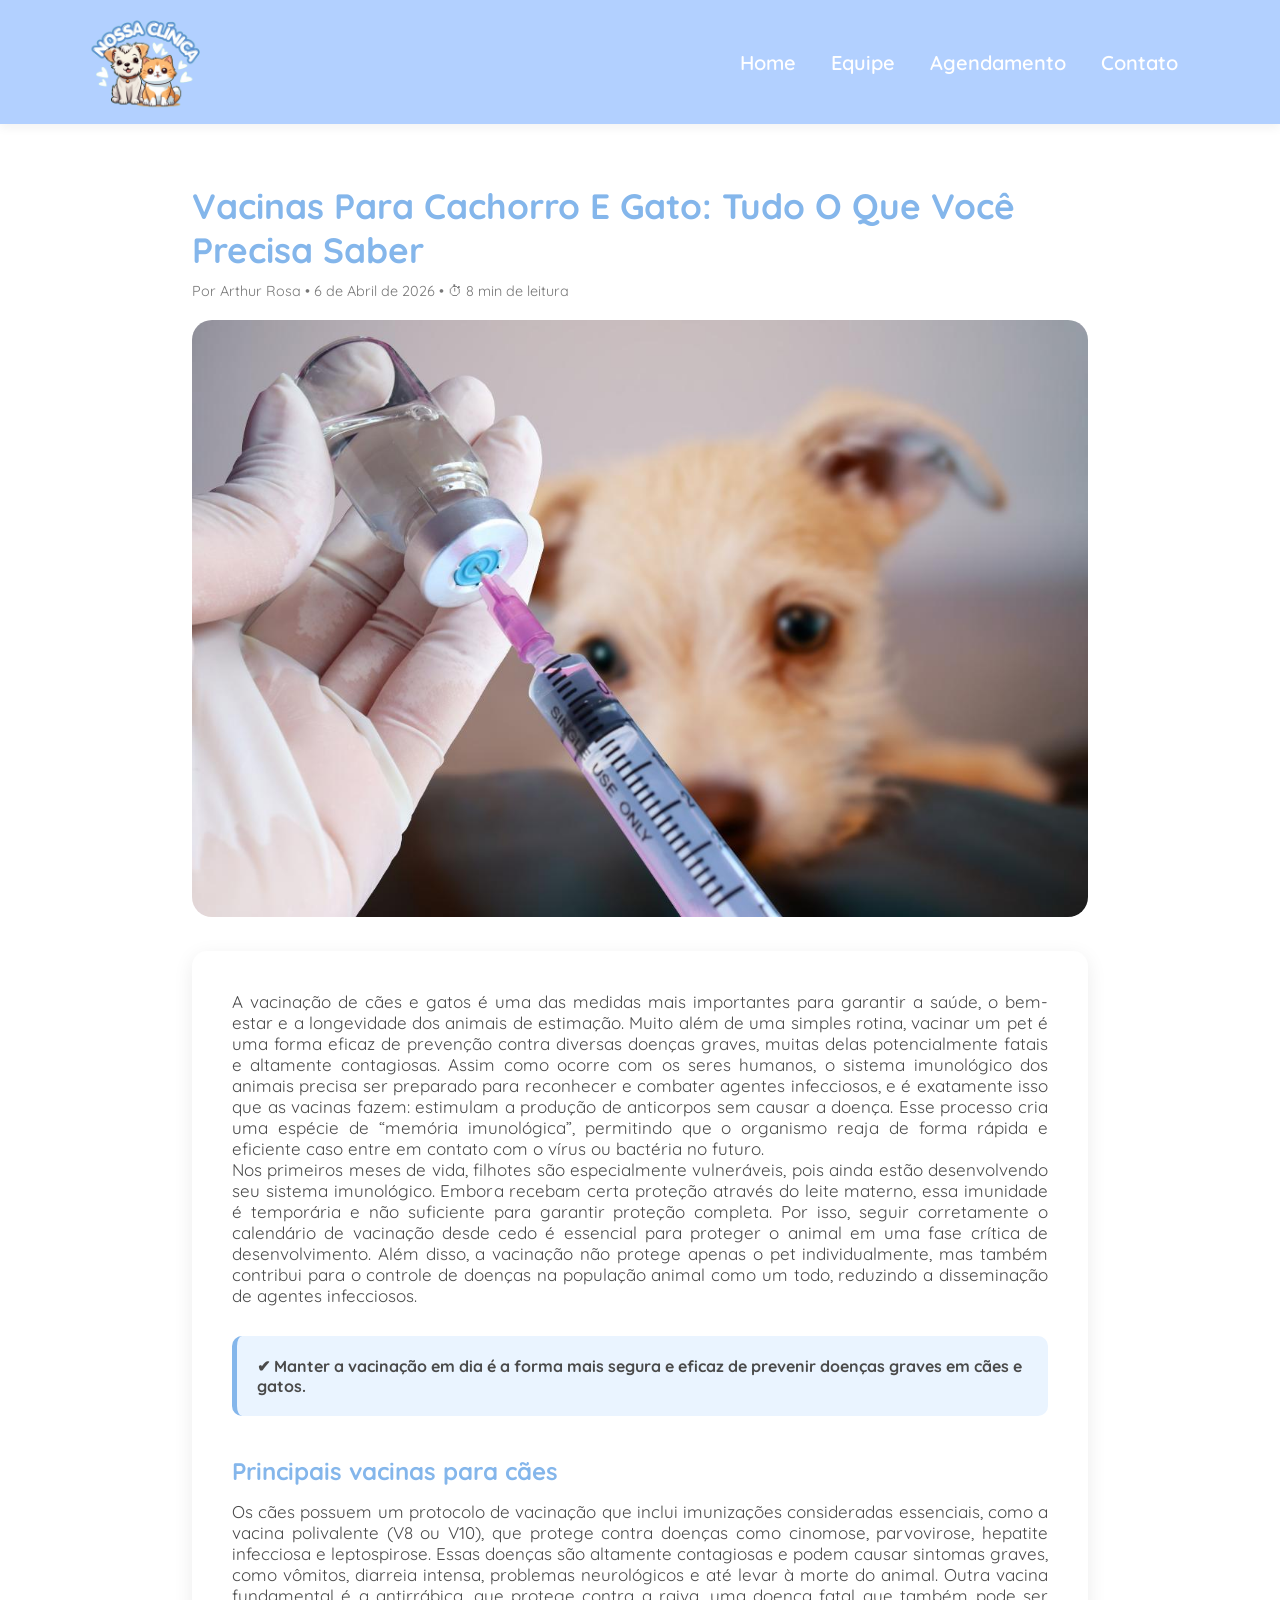
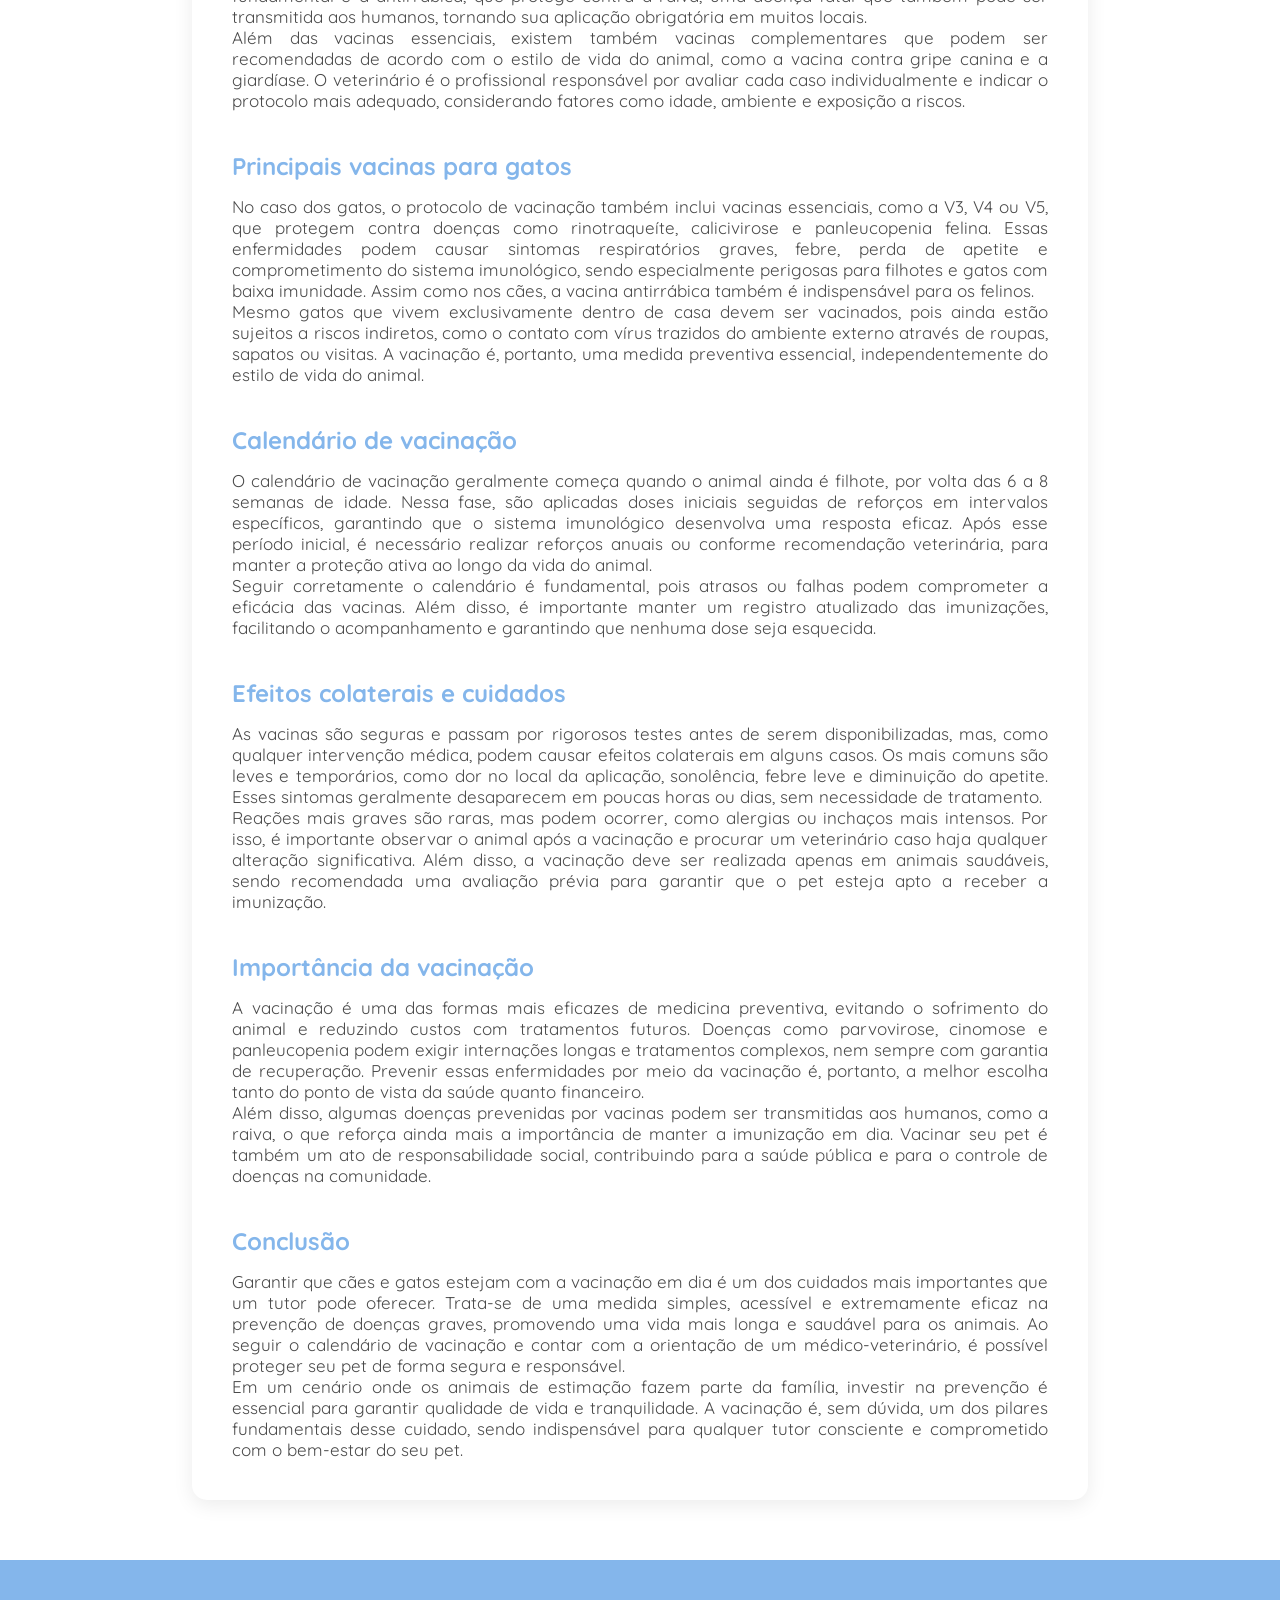
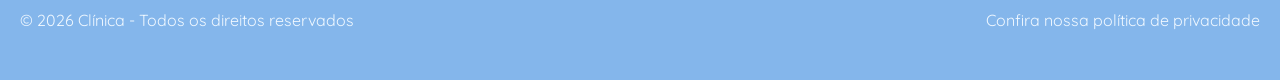
<file: vacinas.html>
<!DOCTYPE html>
<html lang="pt-br">
<head>
<meta charset="UTF-8">
<meta name="viewport" content="width=device-width, initial-scale=1.0">

<title>Nossa Clínica - Hospital Veterinário</title>
<link rel="icon" href="img/favicon.png" type="image/png">
<link rel="preconnect" href="https://fonts.googleapis.com">
<link rel="preconnect" href="https://fonts.gstatic.com" crossorigin>
<link href="https://fonts.googleapis.com/css2?family=Quicksand:wght@300..700&display=swap" rel="stylesheet">
<link rel="stylesheet" href="style.css">
</head>

<body>

<header>
    <a href="index.html" class="logo">
        <img src="img/logopet2.png" alt="Logo BlueVet">
    </a>
    <nav>
        <a href="index.html">Home</a>
        <a href="equipe.html">Equipe</a>
        <a href="agendamento.html">Agendamento</a>
        <a href="contatos.html">Contato</a>
    </nav>
</header>

<main class="blog">

    <section class="blog_header">
        <h1>Vacinas Para Cachorro E Gato: Tudo O Que Você Precisa Saber</h1>
        <p class="blog_meta">Por Arthur Rosa • 6 de Abril de 2026 • ⏱ 8 min de leitura</p>
        <img src="img/vac.jpg" alt="vacinas">
    </section>

<section class="blog_content">

    <p>
        A vacinação de cães e gatos é uma das medidas mais importantes para garantir a saúde, o bem-estar e a longevidade dos animais de estimação. Muito além de uma simples rotina, vacinar um pet é uma forma eficaz de prevenção contra diversas doenças graves, muitas delas potencialmente fatais e altamente contagiosas. Assim como ocorre com os seres humanos, o sistema imunológico dos animais precisa ser preparado para reconhecer e combater agentes infecciosos, e é exatamente isso que as vacinas fazem: estimulam a produção de anticorpos sem causar a doença. Esse processo cria uma espécie de “memória imunológica”, permitindo que o organismo reaja de forma rápida e eficiente caso entre em contato com o vírus ou bactéria no futuro.
    </p>

    <p>
        Nos primeiros meses de vida, filhotes são especialmente vulneráveis, pois ainda estão desenvolvendo seu sistema imunológico. Embora recebam certa proteção através do leite materno, essa imunidade é temporária e não suficiente para garantir proteção completa. Por isso, seguir corretamente o calendário de vacinação desde cedo é essencial para proteger o animal em uma fase crítica de desenvolvimento. Além disso, a vacinação não protege apenas o pet individualmente, mas também contribui para o controle de doenças na população animal como um todo, reduzindo a disseminação de agentes infecciosos.
    </p>

    <div class="highlight">
        ✔ Manter a vacinação em dia é a forma mais segura e eficaz de prevenir doenças graves em cães e gatos.
    </div>

    <h2>Principais vacinas para cães</h2>
    <p>
        Os cães possuem um protocolo de vacinação que inclui imunizações consideradas essenciais, como a vacina polivalente (V8 ou V10), que protege contra doenças como cinomose, parvovirose, hepatite infecciosa e leptospirose. Essas doenças são altamente contagiosas e podem causar sintomas graves, como vômitos, diarreia intensa, problemas neurológicos e até levar à morte do animal. Outra vacina fundamental é a antirrábica, que protege contra a raiva, uma doença fatal que também pode ser transmitida aos humanos, tornando sua aplicação obrigatória em muitos locais.
    </p>

    <p>
        Além das vacinas essenciais, existem também vacinas complementares que podem ser recomendadas de acordo com o estilo de vida do animal, como a vacina contra gripe canina e a giardíase. O veterinário é o profissional responsável por avaliar cada caso individualmente e indicar o protocolo mais adequado, considerando fatores como idade, ambiente e exposição a riscos.
    </p>

    <h2>Principais vacinas para gatos</h2>
    <p>
        No caso dos gatos, o protocolo de vacinação também inclui vacinas essenciais, como a V3, V4 ou V5, que protegem contra doenças como rinotraqueíte, calicivirose e panleucopenia felina. Essas enfermidades podem causar sintomas respiratórios graves, febre, perda de apetite e comprometimento do sistema imunológico, sendo especialmente perigosas para filhotes e gatos com baixa imunidade. Assim como nos cães, a vacina antirrábica também é indispensável para os felinos.
    </p>

    <p>
        Mesmo gatos que vivem exclusivamente dentro de casa devem ser vacinados, pois ainda estão sujeitos a riscos indiretos, como o contato com vírus trazidos do ambiente externo através de roupas, sapatos ou visitas. A vacinação é, portanto, uma medida preventiva essencial, independentemente do estilo de vida do animal.
    </p>

    <h2>Calendário de vacinação</h2>
    <p>
        O calendário de vacinação geralmente começa quando o animal ainda é filhote, por volta das 6 a 8 semanas de idade. Nessa fase, são aplicadas doses iniciais seguidas de reforços em intervalos específicos, garantindo que o sistema imunológico desenvolva uma resposta eficaz. Após esse período inicial, é necessário realizar reforços anuais ou conforme recomendação veterinária, para manter a proteção ativa ao longo da vida do animal.
    </p>

    <p>
        Seguir corretamente o calendário é fundamental, pois atrasos ou falhas podem comprometer a eficácia das vacinas. Além disso, é importante manter um registro atualizado das imunizações, facilitando o acompanhamento e garantindo que nenhuma dose seja esquecida.
    </p>

    <h2>Efeitos colaterais e cuidados</h2>
    <p>
        As vacinas são seguras e passam por rigorosos testes antes de serem disponibilizadas, mas, como qualquer intervenção médica, podem causar efeitos colaterais em alguns casos. Os mais comuns são leves e temporários, como dor no local da aplicação, sonolência, febre leve e diminuição do apetite. Esses sintomas geralmente desaparecem em poucas horas ou dias, sem necessidade de tratamento.
    </p>

    <p>
        Reações mais graves são raras, mas podem ocorrer, como alergias ou inchaços mais intensos. Por isso, é importante observar o animal após a vacinação e procurar um veterinário caso haja qualquer alteração significativa. Além disso, a vacinação deve ser realizada apenas em animais saudáveis, sendo recomendada uma avaliação prévia para garantir que o pet esteja apto a receber a imunização.
    </p>

    <h2>Importância da vacinação</h2>
    <p>
        A vacinação é uma das formas mais eficazes de medicina preventiva, evitando o sofrimento do animal e reduzindo custos com tratamentos futuros. Doenças como parvovirose, cinomose e panleucopenia podem exigir internações longas e tratamentos complexos, nem sempre com garantia de recuperação. Prevenir essas enfermidades por meio da vacinação é, portanto, a melhor escolha tanto do ponto de vista da saúde quanto financeiro.
    </p>

    <p>
        Além disso, algumas doenças prevenidas por vacinas podem ser transmitidas aos humanos, como a raiva, o que reforça ainda mais a importância de manter a imunização em dia. Vacinar seu pet é também um ato de responsabilidade social, contribuindo para a saúde pública e para o controle de doenças na comunidade.
    </p>

    <h2>Conclusão</h2>
    <p>
        Garantir que cães e gatos estejam com a vacinação em dia é um dos cuidados mais importantes que um tutor pode oferecer. Trata-se de uma medida simples, acessível e extremamente eficaz na prevenção de doenças graves, promovendo uma vida mais longa e saudável para os animais. Ao seguir o calendário de vacinação e contar com a orientação de um médico-veterinário, é possível proteger seu pet de forma segura e responsável.
    </p>

    <p>
        Em um cenário onde os animais de estimação fazem parte da família, investir na prevenção é essencial para garantir qualidade de vida e tranquilidade. A vacinação é, sem dúvida, um dos pilares fundamentais desse cuidado, sendo indispensável para qualquer tutor consciente e comprometido com o bem-estar do seu pet.
    </p>

</section>

</section>

</main>

<div class="footer">
    <p>© 2026 Clínica - Todos os direitos reservados</p>
    <a href="privacidade.html"><p>Confira nossa política de privacidade</p></a>
</div>

</body>
</html>
</file>
<file: style.css>
* {
    margin: 0;
    padding: 0;
    box-sizing: border-box;
     font-family: 'Quicksand', sans-serif;
}

body {
    -webkit-font-smoothing: antialiased;
    color: #4a4a4a;
}

html, body {
    height: 100%;
}

body {
    display: flex;
    flex-direction: column;
}

header {
    background-color: #9ac2ffc2;
    padding: 15px 8%;
    display: flex;
    justify-content: space-between; 
    align-items: center;
    position: sticky;
    top: 0;
    z-index: 1000;
    box-shadow: 0 4px 10px rgba(0,0,0,0.05);
}

.logo img {
    height: 90px;
    width: auto;
    transition: all 0.4s ease;
    
    transform: scale(1.3); 
    transform-origin: center; 
}

.logo img:hover {
    transform: scale(1.5);
    filter: drop-shadow(0 0 8px rgba(255, 255, 255, 0.5)); 
}

nav {
    display: flex;
    gap: 35px;
}

nav a {
    text-decoration: none;
    color: #ffffff;   
    font-weight: 600;
    font-size: 1.25rem;
    position: relative; 
    padding: 8px 0;
    transition: color 0.3s ease;
}

nav a::after {
    content: '';
    position: absolute;
    width: 0;          
    height: 2px;        
    bottom: 0;
    left: 0;
    background-color: #FFFFFF; 
    transition: width 0.3s ease; 
}

nav a:hover::after {
    width: 100%;        
}

.bg_fixed_hero {
    background-image: linear-gradient(rgba(0, 0, 0, 0.4), rgba(0, 0, 0, 0.4)), url('img/dogcat.jpg');
    background-size: cover;
    background-position: center;
    background-attachment: fixed; 
    min-height: 100vh; 
    display: flex;
    justify-content: center;
    align-items: flex-start;
    padding: 150px 20px 100px 20px;
}


.container_sobreposto {
    background: white;
    width: 100%;
    max-width: 1200px;
    padding: 60px 40px;
    border-radius: 30px;
    box-shadow: 0 25px 50px rgba(0,0,0,0.3);
    margin-top: 20px;
}

.titulos{
    display: flex;
    justify-content: center;
    
}

.titulos h1{
    color: #84B6EB;
}

/* Estilo para os cards de serviços */

.especialidades {
width: 100%;            
    max-width: 1000px;      
    margin: 40px auto;     
    
    display: grid;
    grid-template-columns: repeat(auto-fit, minmax(220px, 1fr)); 
    gap: 30px;              
    justify-items: center;  
    justify-content: center;
}

.especialidades a {
    grid-column: 1 / -1;
    display: flex;
    justify-content: center;
    text-decoration: none;
}

.card {
    background-color: #daecff;
    width: 220px;         
    height: 280px;     
    border-radius: 15px;
    display: flex;
    flex-direction: column;
    align-items: center;
    justify-content: flex-start;
    overflow: hidden;    
    box-shadow: 0 5px 15px rgba(0,0,0,0.1);
    padding: 0;     
    
    transition: all 0.4s ease;
}

.card:hover {
    transform: scale(1.10); 
    box-shadow: 0 15px 30px rgba(0,0,0,0.2); 
    cursor: pointer; 
}

.card img {
    width: 100%;          
    height: 200px;      
    object-fit: cover;   
    margin-bottom: 0;
}

.card p {
    color: #5b98da;
    font-weight: bold;
    text-align: center;
    padding: 25px;        
    margin: 0;
}

.card:hover {
    transform: translateY(-5px);
    box-shadow: 0 10px 25px rgba(0,0,0,0.15);
    cursor: pointer;
}

/* Blog */

.blogs {
    width: 60%;
    margin: 80px auto;
    text-align: center;
}

.blogs a{
    text-decoration: none;
}

.blogs h1 {
    color: #84B6EB;
    margin-bottom: 40px;
}


.blog_container {
    display: flex;
    justify-content: space-between;
    gap: 30px;
}


.blog_card {
    width: 30%;
    text-align: center;
}


.blog_card img {
    width: 100%;
    aspect-ratio: 16/9; 
    object-fit: cover;   
    border-radius: 15px;
    margin-bottom: 15px;
}


.blog_card h3 {
    color: #84B6EB;
    font-size: 18px;
    margin-bottom: 10px;
}


.blog_card p {
    color: #777;
    font-size: 14px;
}

/* Perfil dos veterinarios */

.vets {
    display: flex;
    justify-content: center;
    align-items: flex-start; 
    gap: 40px;
    margin: 40px;
    flex-wrap: wrap; 
}

.vet {
    text-align: center;
    flex: 1;           
    max-width: 300px;  
    min-width: 250px;  
}

.vet img {
    width: 150px;
    height: 150px;
    object-fit: cover;
    border-radius: 50%;
    border: 3px solid #84B6EB;
}

.vet p {
    margin-top: 15px;
    font-family: 'Quicksand', sans-serif; 
    text-align: justify;     
    font-style: italic;      
    font-weight: normal;    
    line-height: 1.5;
}

.vet strong {
    display: block;
    margin-bottom: 5px;
    font-weight: bold;
    color: #84B6EB;
}

.vets {
    display: flex;
    justify-content: center;
    gap: 30px;
    flex-wrap: wrap;
    padding: 20px 0;
}

.vet {
    background-color: #f8faff; 
    padding: 20px;
    border-radius: 20px;
    border: 1px solid #eef2f7;
}

.sobre_nos {
    text-align: center;
    max-width: 800px;
    margin: 0 auto 40px auto;
}

.sobre_nos p {
    font-size: 1.2rem;
    line-height: 1.8;
    color: #666;
}

.divisor {
    border: 0;
    height: 1px;
    background-image: linear-gradient(to right, rgba(0, 0, 0, 0), rgba(132, 182, 235, 0.5), rgba(0, 0, 0, 0));
    margin: 40px 0;
}


/* Formulário de Agendamento */

.body-agendamento {
    background-image: linear-gradient(rgba(0, 0, 0, 0.4), rgba(0, 0, 0, 0.4)), url('img/dogrunb.jpg');
    background-size: cover;
    background-position: center;
    background-attachment: fixed;
    background-repeat: no-repeat;
    min-height: 100vh;
}

.form-container {
    position: relative; /* Mantém ele na camada de cima */
    z-index: 1;
    max-width: 1000px;
    margin: 40px auto;
    background: rgb(255, 255, 255);
    padding: 30px;
    border-radius: 10px;
    box-shadow: 0 0 10px rgba(0,0,0,0.1);

    width: 90%; 
}

.form-container h2 {
    text-align: center;
    margin-bottom: 15px;
}

.form-container input,
.form-container select {
    width: 100%;
    padding: 10px;
    margin-bottom: 10px;
    border: 1px solid #ccc;
    border-radius: 5px;
}

.form-container button {
    margin-top: 50px;
    padding: 10px;
    width: 100%;
    padding: 10px;
    border: none;
    background-color: #2ecc71;
    color: white;
    font-weight: bold;
    cursor: pointer;
    border-radius: 5px;
}

.form-container button:hover {
    background-color: #2ecc71;
}

.select_custom {
    width: 100%;
    padding: 12px;
    margin-bottom: 15px;
    border: 2px solid #daecff;
    border-radius: 10px;
    background-color: white;
    color: #4a4a4a; 
    font-size: 16px;
    cursor: pointer;
    outline: none;
    transition: all 0.3s ease;
}

.select_custom:focus {
    border-color: #84B6EB;
    box-shadow: 0 0 8px rgba(132, 182, 235, 0.2);
}

.select_custom option {
    background-color: white; 
    color: #4a4a4a;          
    padding: 10px;
}

.select_custom option:first-child {
    color: #999;
}

/* Testemunhos / carrosel */

.testemunhos {
    background-color: #84B6EB;
    padding: 80px 20px;
    text-align: center;
    color: white;
}

.texto-depoimento {
    text-align: justify;      
    text-justify: inter-word; 
    line-height: 1.6;         
    margin: 15px 0;          
    color: #444;             
}

.carousel {
    position: relative;
    overflow: hidden;
    width: 80%;
    margin: 40px auto;
}

.slides {
    display: flex;
    transition: 0.5s;
}

.slide {
    min-width: 100%;
    display: flex;
    align-items: center;
    gap: 40px;
}

.slide img {
    width: 250px;
    height: 250px;            
    object-fit: cover;       
    border-radius: 15px;
    border: 3px solid white;
}

.slide p {
    max-width: 500px;
    text-align: justify;      
    text-justify: inter-word; 
    line-height: 1.6;        
    color: white;            
    font-size: 1.1rem;
    font-style: italic;
}

.prev, .next {
    position: absolute;
    top: 50%;
    transform: translateY(-50%);
    background: white;
    border: none;
    padding: 10px;
    cursor: pointer;
}

.prev { left: 10px; }
.next { right: 10px; }

/* Footer */

.footer {
    margin-top: auto;
    background-color: #84B6EB;
    width: 100%;
    min-height: auto;
    display: flex;
    justify-content: space-between;
    align-items: center;
    padding: 50px 20px;
}

.footer p{
    color: #f0f8ff;
}

.footer a{
    text-decoration: none;
}

/* Pre-Agendamento */

.pre_agendamento {
    background-color: #f9f9f9;
    padding: 40px 20px;
    text-align: center;
}

.form_container {
    max-width: 600px;
    margin: 0 auto;
    background: white;
    padding: 20px;
    border-radius: 10px;
    box-shadow: 0 4px 8px rgba(0,0,0,0.1);
}

.pre_agendamento form {
    display: flex;
    flex-direction: column;
    gap: 15px;
    margin-top: 20px;
}

.pre_agendamento input, .pre_agendamento select {
    padding: 12px;
    border: 1px solid #ddd;
    border-radius: 5px;
    font-size: 16px;
}

.pre_agendamento button {
    padding: 15px;
    background-color: #2ecc71; 
    color: white;
    border: none;
    border-radius: 5px;
    cursor: pointer;
    font-weight: bold;
}

.flex_container {
    display: flex;
    gap: 30px; 
    align-items: stretch; 
}

.coluna_esquerda {
    flex: 1.5;
}

.coluna_direita {
    flex: 1;
    display: flex;
    flex-direction: column;
    align-items: center; 
}

.coluna_direita p {
    text-align: center;   
    width: 100%;          
    margin-bottom: 20px;  
    font-weight: bold;    
    display: block;       
}

.pet_selector_horizontal {
    display: flex;
    flex-direction: row;
    gap: 15px;
    height: 100%;
}

.pet_option {
    flex: 1; 
}

/* Estilo para os cards de pets */

.pet_card {
    height: 100%;       
    min-height: 250px; 
    width: 100%;
    position: relative; 
    overflow: hidden;   
    border-radius: 12px;
    border: 2px solid #ddd;
    display: flex;
    flex-direction: column;
}

.pet_card img {
    width: 100%;       
    height: 100%;       
    object-fit: cover; 
    display: block;
}

.pet_card span {
    position: absolute; 
    bottom: 10px;       
    background: rgba(255, 255, 255, 0.8);
    width: 100%;
    text-align: center;
    padding: 5px 0;
    font-weight: bold;
}

.pet_option input:checked + .pet_card {
    border-color: #2ecc71;
    background-color: #f0fff4;
}

/* artigos */

.blog {
    width: 70%;
    margin: 60px auto;
}

.blog_header h1 {
    font-size: 2.2rem;
    color: #84B6EB;
    margin-bottom: 10px;
}

.blog_meta {
    color: #777;
    margin-bottom: 20px;
    font-size: 0.9rem;
}

.blog_header img {
    width: 100%;
    border-radius: 20px;
    margin-bottom: 30px;
}

.blog_content {
    background: white;
    padding: 40px;
    border-radius: 15px;
    box-shadow: 0 5px 20px rgba(0,0,0,0.08);
}

.blog_content h2 {
    margin: 40px 0 15px;
    color: #84B6EB;
}

.blog_content p {
    font-size: 17px;
    text-align: justify;
}

.highlight {
    background: #eaf4ff;
    border-left: 5px solid #84B6EB;
    padding: 20px;
    border-radius: 10px;
    margin: 30px 0;
    font-weight: bold;
}

/* Contatos */

.formulario_vertical {
    display: flex;
    flex-direction: column; 
    gap: 15px;
}

.formulario_vertical textarea {
    width: 100%;
    padding: 12px;
    border: 1px solid #ccc;
    border-radius: 5px;
    font-family: 'Quicksand', sans-serif; 
    resize: vertical;
    min-height: 100px;
}

.formulario_vertical input,
.formulario_vertical select,
.formulario_vertical textarea {
    box-sizing: border-box; 
}

/* Ícones de navegação */

nav a i {
    margin-left: 5px; 
    font-size: 0.9em;
    transition: color 0.3s ease; 
    color: #84B6EB; 
}

nav a:hover, 
nav a:hover i {
    color: white !important;
}
</file>
